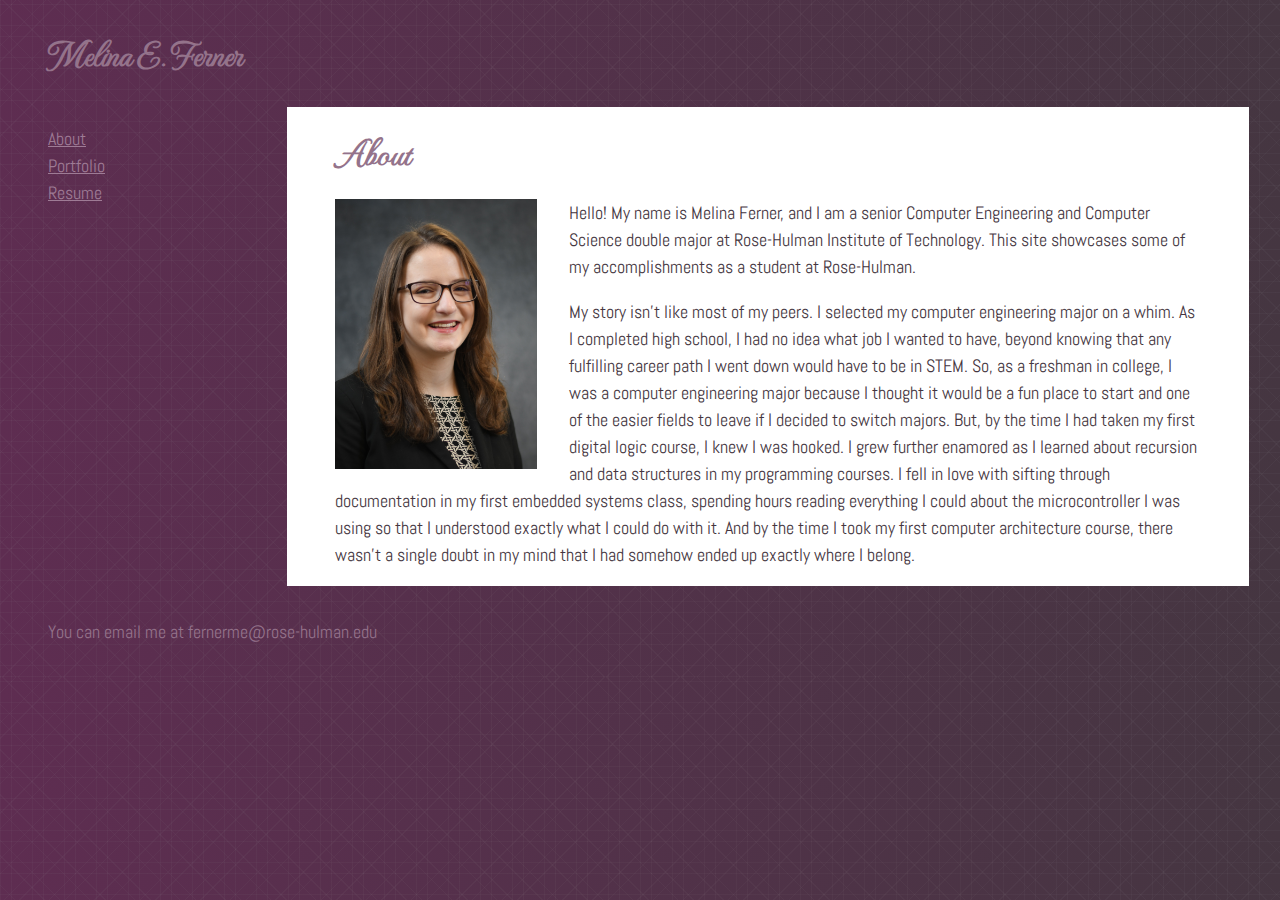
<file: index.html>
<!DOCTYPE html>
<html lang="en">

<head>
    <meta charset="utf-8" />
    <meta name="viewport" content="width=device-width, initial-scale=1" />
    <title>Melina Ferner</title>
    <link rel="stylesheet" href="styles/normalize.css" />
    <link rel="stylesheet" href="styles/main.css" />
    <!-- generated favicon with: https://favicon.io/favicon-generator/ -->
    <link rel="apple-touch-icon" sizes="180x180" href="images/favicon/apple-touch-icon.png">
    <link rel="icon" type="image/png" sizes="32x32" href="images/favicon/favicon-32x32.png">
    <link rel="icon" type="image/png" sizes="16x16" href="images/favicon/favicon-16x16.png">
    <link rel="manifest" href="images/favicon/site.webmanifest">
</head>

<body id="about" class="bgImage">
    <header>
        <h1>Melina E. Ferner</h1>
    </header>
    <nav>
        <ul>
            <li><a href="index.html">About</a></li>
            <li><a href="portfolio.html">Portfolio</a></li>
            <li><a href="resume.html">Resume</a></li>
        </ul>
    </nav>
    <main>
        <h1> About </h1>
        <img data-img-index="0" class="about-image" src="images/about/avatar.jpg"
            alt="Photo of Melina Ferner with a gray background">
        <img data-img-index="1" class="off-image about-image" src="images/about/grad.jpg"
            alt="Photo of Melina Ferner and some friends at graduation">
        <img data-img-index="2" class="off-image about-image" src="images/about/OOE.PNG"
            alt="Photo of Melina Ferner at the Order of the Engineer ceremony">
        <img data-img-index="3" class="off-image about-image" src="images/about/sibs.JPEG"
            alt="Photo of Melina Ferner and her siblings in Greece">


        <p>Hello! My name is Melina Ferner, and I am a senior Computer Engineering and Computer Science double major at
            Rose-Hulman Institute of Technology. This site showcases some of my accomplishments as a student at
            Rose-Hulman.</p>
        <p>My story isn't like most of my peers. I selected my computer engineering major on a whim. As I completed high
            school, I had no idea what job I
            wanted to have, beyond knowing that any fulfilling career path I went down would have to be in STEM. So, as
            a freshman in college, I was a computer engineering major because I thought it would be a fun place to start
            and one of the easier fields to leave if I decided to switch majors. But, by the time I had taken my first
            digital logic course, I knew I was hooked. I grew further enamored as I learned about recursion and data
            structures in my programming courses. I fell in love with sifting through documentation in my first embedded
            systems class, spending hours reading everything I could about the microcontroller I was using so that I
            understood exactly what I could do with it. And by the time I took my first computer architecture course,
            there wasn’t a single doubt in my mind that I had somehow ended up exactly where I belong.</p>
    </main>
    <footer>
        You can email me at fernerme@rose-hulman.edu
    </footer>
    <script src="scripts/main.js"></script>
</body>

</html>
</file>
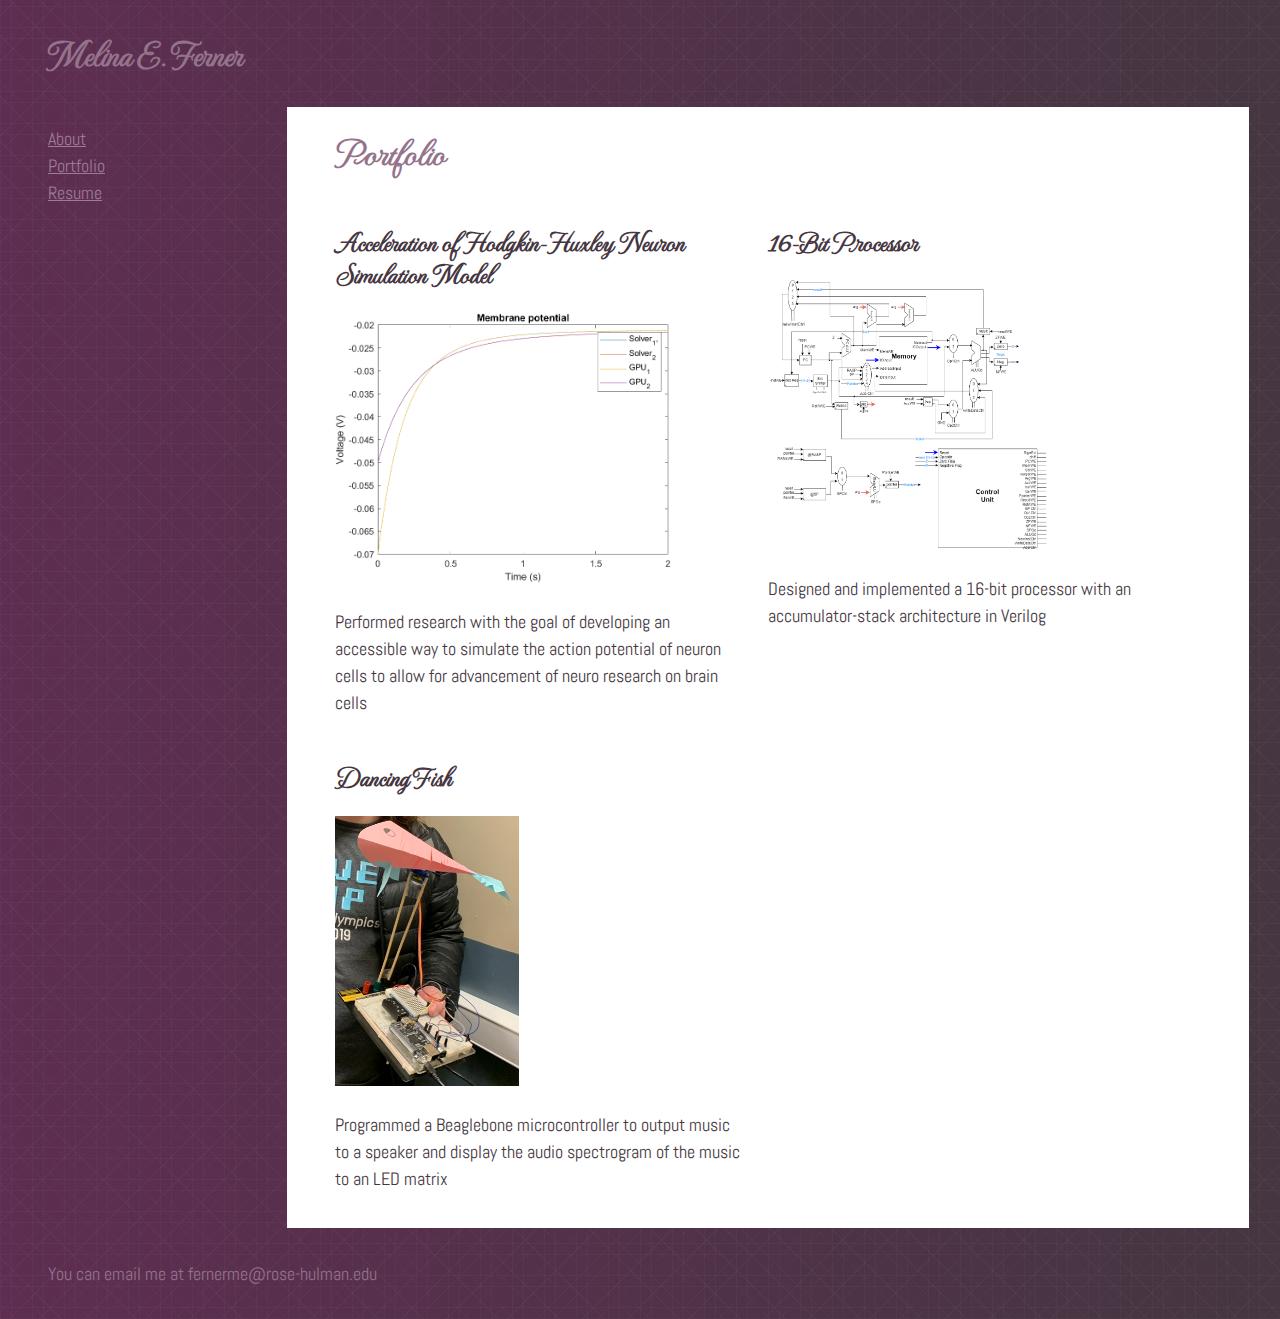
<file: portfolio.html>
<!DOCTYPE html>
<html lang="en">

<head>
    <meta charset="utf-8" />
    <meta name="viewport" content="width=device-width, initial-scale=1" />
    <title>Melina Ferner's Portfolio</title>
    <link rel="stylesheet" href="styles/normalize.css" />
    <link rel="stylesheet" href="styles/main.css" />
    <!-- generated favicon with: https://favicon.io/favicon-generator/ -->
    <link rel="apple-touch-icon" sizes="180x180" href="images/favicon/apple-touch-icon.png">
    <link rel="icon" type="image/png" sizes="32x32" href="images/favicon/favicon-32x32.png">
    <link rel="icon" type="image/png" sizes="16x16" href="images/favicon/favicon-16x16.png">
    <link rel="manifest" href="images/favicon/site.webmanifest">
</head>

<body id="portfolio" class="bgImage">
    <header>
        <h1>Melina E. Ferner</h1>
    </header>
    <nav>
        <ul>
            <li><a href="index.html">About</a></li>
            <li><a href="portfolio.html">Portfolio</a></li>
            <li><a href="resume.html">Resume</a></li>
        </ul>
    </nav>
    <main>
        <h1>Portfolio</h1>
        <ul id="portfolioItems">
            <li>
                <h2>Acceleration of Hodgkin-Huxley Neuron Simulation Model</h2>
                <img src="images/portfolio/HH.png">
                <p>Performed research with the goal of developing an accessible way to simulate the action potential of
                    neuron cells to allow for advancement of neuro research on brain cells</p>
            </li>

            <li>
                <h2>16-Bit Processor</h2>
                <img src="images/portfolio/datapath.png">
                <p>Designed and implemented a 16-bit processor with an accumulator-stack architecture in Verilog</p>
            </li>

            <li>
                <h2>Dancing Fish</h2>
                <img src="images/portfolio/fish.jpg">
                <p>Programmed a Beaglebone microcontroller to output music to a speaker and display the audio
                    spectrogram of the music to an LED matrix</p>
            </li>

            <!-- <li>
                <h2><a href="#">Project Name</a></h2>
                <img src="images/portfolio/project03.png">
                <p>Nulla et tincidunt elit, et placerat sem. Vestibulum eu dui ligula. Vestibulum scelerisque, tortor
                    non dapibus volutpat, dui quam mattis felis, id molestie sem augue id ligula. In hac habitasse
                    platea dictumst. Etiam eget ex at odio fermentum pellentesque non vel turpis. Donec leo arcu,
                    iaculis vel mi at, consequat cursus lacus.</p>
            </li> -->
        </ul>
    </main>
    <footer>
        You can email me at fernerme@rose-hulman.edu
    </footer>
    <script src="scripts/main.js"></script>
</body>

</html>
</file>
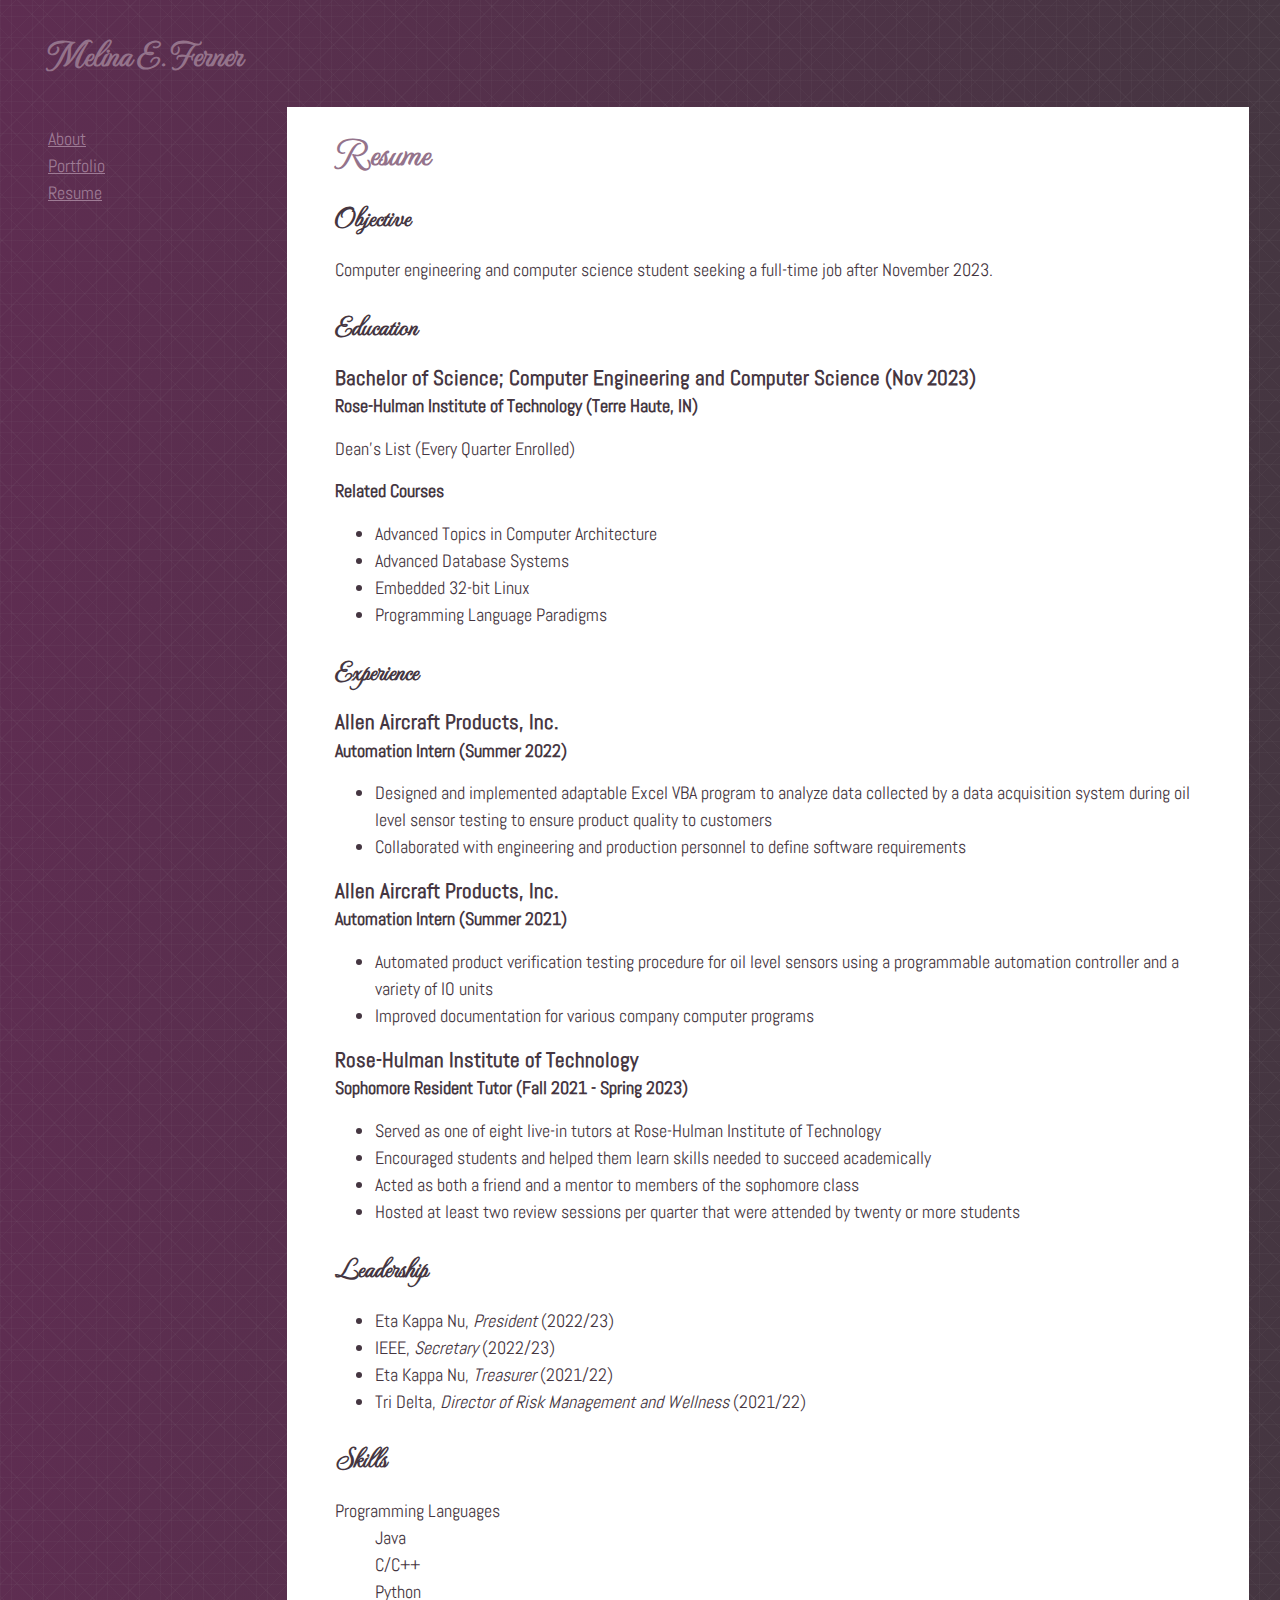
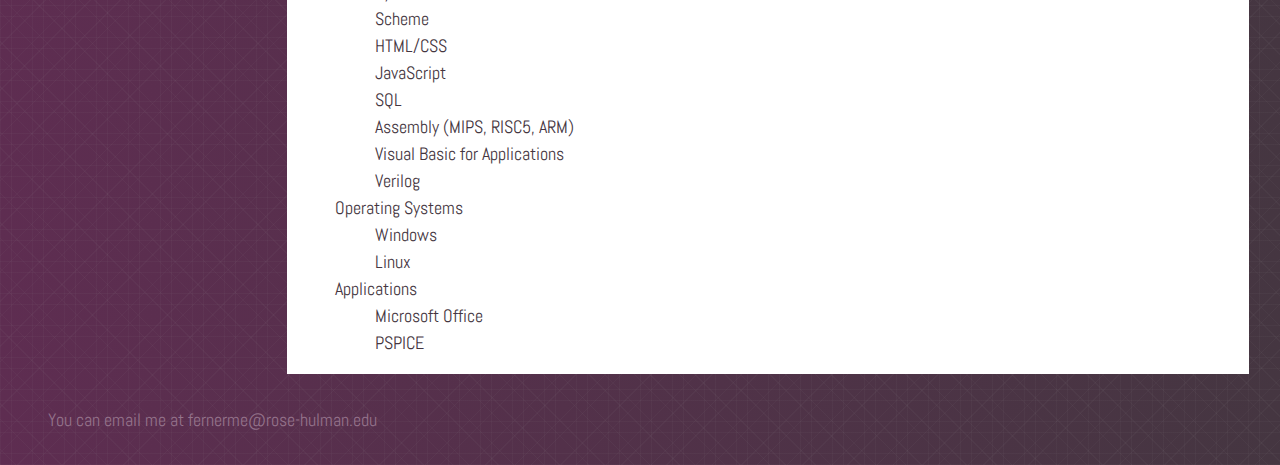
<file: resume.html>
<!DOCTYPE html>
<html lang="en">

<head>
    <meta charset="utf-8" />
    <meta name="viewport" content="width=device-width, initial-scale=1" />
    <title>Melina Ferner's Resume</title>
    <link rel="stylesheet" href="styles/normalize.css" />
    <link rel="stylesheet" href="styles/main.css" />
    <!-- generated favicon with: https://favicon.io/favicon-generator/ -->
    <link rel="apple-touch-icon" sizes="180x180" href="images/favicon/apple-touch-icon.png">
    <link rel="icon" type="image/png" sizes="32x32" href="images/favicon/favicon-32x32.png">
    <link rel="icon" type="image/png" sizes="16x16" href="images/favicon/favicon-16x16.png">
    <link rel="manifest" href="images/favicon/site.webmanifest">
</head>

<body id="resume" class="bgImage">
    <header>
        <h1>Melina E. Ferner</h1>
    </header>
    <nav>
        <ul>
            <li><a href="index.html">About</a></li>
            <li><a href="portfolio.html">Portfolio</a></li>
            <li><a href="resume.html">Resume</a></li>
        </ul>
    </nav>
    <main>
        <h1>Resume</h1>
        <h2>Objective</h2>
        <p>Computer engineering and computer science student seeking a full-time job after November 2023.</p>
        <h2>Education</h2>
        <h3><span class="degreeName">Bachelor of Science; Computer Engineering and Computer Science (Nov 2023)</span><h3></h3>
        <h4>Rose-Hulman Institute of Technology (Terre Haute, IN)</h4>
        <p>Dean's List (Every Quarter Enrolled)</p>
        <h4>Related Courses</h4>
        <ul>
            <li>Advanced Topics in Computer Architecture</li>
            <li>Advanced Database Systems</li>
            <li>Embedded 32-bit Linux</li>
            <li>Programming Language Paradigms</li>
        </ul>

        <h2>Experience</h2>
        <h3>Allen Aircraft Products, Inc.</h3>
        <h4>Automation Intern (Summer 2022)</h4>
        <ul>
            <li>Designed and implemented adaptable Excel VBA program to analyze data collected by a data acquisition system during oil level sensor testing to ensure product quality to customers</li>
            <li>Collaborated with engineering and production personnel to define software requirements</li>
        </ul>

        <h3>Allen Aircraft Products, Inc.</h3>
        <h4>Automation Intern (Summer 2021)</h4>
        <ul>
            <li>Automated product verification testing procedure for oil level sensors using a programmable automation controller and a variety of IO units</li>
            <li>Improved documentation for various company computer programs</li>
        </ul>

        <h3>Rose-Hulman Institute of Technology</h3>
        <h4>Sophomore Resident Tutor (Fall 2021 - Spring 2023)</h4>
        <ul>
            <li>Served as one of eight live-in tutors at Rose-Hulman Institute of Technology</li>
            <li>Encouraged students and helped them learn skills needed to succeed academically</li>
            <li>Acted as both a friend and a mentor to members of the sophomore class</li>
            <li>Hosted at least two review sessions per quarter that were attended by twenty or more students</li>
        </ul>

        <h2>Leadership</h2>
        <ul>
            <li>Eta Kappa Nu, <span class="leadership-position">President</span> (2022/23)</li>
            <li>IEEE, <span class="leadership-position">Secretary</span> (2022/23)</li>
            <li>Eta Kappa Nu, <span class="leadership-position">Treasurer</span> (2021/22)</li>
            <li>Tri Delta, <span class="leadership-position">Director of Risk Management and Wellness</span> (2021/22)
            </li>
        </ul>

        <h2>Skills</h2>
        <dl>
            <dt>Programming Languages</dt>
            <dd>Java</dd>
            <dd>C/C++</dd>
            <dd>Python</dd>
            <dd>Scheme</dd>
            <dd>HTML/CSS</dd>
            <dd>JavaScript</dd>
            <dd>SQL</dd>
            <dd>Assembly (MIPS, RISC5, ARM)</dd>
            <dd>Visual Basic for Applications</dd>
            <dd>Verilog</dd>
            <dt>Operating Systems</dt>
            <dd>Windows</dd>
            <dd>Linux</dd>
            <dt>Applications</dt>
            <dd>Microsoft Office</dd>
            <dd>PSPICE</dd>
        </dl>

    </main>
    <footer>
        You can email me at fernerme@rose-hulman.edu
    </footer>
    <script src="scripts/main.js"></script>
</body>

</html>
</file>
<file: styles/main.css>
/* @import url('https://fonts.googleapis.com/css2?family=Mea+Culpa&family=MonteCarlo&display=swap'); */
@import url('https://fonts.googleapis.com/css2?family=Abel&family=MonteCarlo&display=swap');

    /*The sexy colors in my color scheme:
        #94738B
        #91467D
        #DEADD1
    Used in background:
        #453641
        #5E2D51
    */

:root {
    --vertical-space: 2rem;
    --horizontal-space: 3rem;

    --body-color: #453641;
    --heading-color: #94738B;
    --body-heading-color: #5E2D51;
    --link-color: #9E7B95;
    --footer-color: #94738B;
    --link-hover-color: #DEADD1;
}

body {
    font-size: 18px;
    font-family: 'Abel', sans-serif;
    line-height: 1.5;
    display: grid;
    color: var(--body-color);
    grid-template-areas: "head head"
                        "nav nav"
                        "main main"
                        "foot foot";
    grid-template-columns: 1fr 4fr;
    grid-template-rows: auto auto 1fr auto;
}


body>* {
    padding-left: var(--horizontal-space);
    padding-right: var(--horizontal-space);
}

body>header {
    grid-area: head;
}

body>nav {
    grid-area: nav;
}

body>nav ul {
    list-style-type: none;
    padding: 0;
}

body>nav ul li {
    display: inline;
    padding-right: 1rem;
}

body>main {
    grid-area: main;
    background-color: white;
    margin-right: 3%;
    margin-left: 3%;
}

body>footer {
    grid-area: foot;
    color: var(--footer-color);
}

main>h1 {
    color: var(--heading-color);
}

h1, h2, h3, h4 {
    line-height: 1.2;
}

h1{
    font-family: 'MonteCarlo', cursive;
    color: var(--heading-color);
}

h2 {
    font-size: 1.5em;
    font-family: 'MonteCarlo', cursive;
    margin-top: 1em;
    color: var(--heading-body-color);
}

h3 {
    font-family: 'Abel', sans-serif;
    color: var(--body-color);
    margin-top: 0;
    margin-bottom: 0;
}

h4 {
    font-family: 'Abel', sans-serif;
    color: var(--body-color);
    margin-top: 5px;
    margin-bottom: 0;
}

/* link stuff */
a {
    color: var(--link-color);
}

/* link when you hover */
a:hover {
    color: var(--link-hover-color);
}

body#about img {
    height: 15em;
}

body#about .off-image {
    display: none;
}

#portfolioItems img {
    height: auto;
    width: auto;
    max-height: 15em;
}

p {
    max-width: 50em;
}

header,
footer {
    padding-top: var(--vertical-space);
    padding-bottom: var(--vertical-space);
}

header h1,
footer h1 {
    margin: 0;
}

body#portfolio ul#portfolioItems {
    display: flex;
    flex-wrap: wrap;
    flex: 1;
    list-style-type: none;
    padding: 0;
}


body#portfolio ul#portfolioItems li img {
    max-width: 100%;
}


/* stolen from https://www.gradientmagic.com/collection/subtlegrid */
/* specifically: https://www.gradientmagic.com/collection/subtlegrid/gradient/1576443563838 */
.bgImage {
    background-image: repeating-linear-gradient(45deg, hsla(207,0%,63%,0.05) 0px, hsla(207,0%,63%,0.05) 1px,transparent 1px, transparent 11px,hsla(207,0%,63%,0.05) 11px, hsla(207,0%,63%,0.05) 12px,transparent 12px, transparent 32px),repeating-linear-gradient(0deg, hsla(207,0%,63%,0.05) 0px, hsla(207,0%,63%,0.05) 1px,transparent 1px, transparent 11px,hsla(207,0%,63%,0.05) 11px, hsla(207,0%,63%,0.05) 12px,transparent 12px, transparent 32px),repeating-linear-gradient(135deg, hsla(207,0%,63%,0.05) 0px, hsla(207,0%,63%,0.05) 1px,transparent 1px, transparent 11px,hsla(207,0%,63%,0.05) 11px, hsla(207,0%,63%,0.05) 12px,transparent 12px, transparent 32px),repeating-linear-gradient(90deg, hsla(207,0%,63%,0.05) 0px, hsla(207,0%,63%,0.05) 1px,transparent 1px, transparent 11px,hsla(207,0%,63%,0.05) 11px, hsla(207,0%,63%,0.05) 12px,transparent 12px, transparent 32px),linear-gradient(90deg, rgb(94,45,81),rgb(69,54,65));
}

.leadership-position {
    font-style: italic;
}



/* in-between screen (small enough to look ridiculous but not small enough to warrent mobile formatting)*/
@media (min-width: 30em) {
    body {
        grid-template-areas: "head head"
                                "nav main"
                                "foot foot";
        grid-template-rows: auto 1fr auto;
    }

    body#about img {
        /* padding-left: var(--vertical-space); */
        margin-right: var(--vertical-space);
    }

    body>main {
        grid-area: main;
        background-color: white;
        margin-right: 3%;
    }
    
}

/* medium to large screen */
@media (min-width: 40em) {
    body {
        grid-template-areas: "head head"
                                "nav main"
                                "foot foot";
        grid-template-rows: auto 1fr auto;
    }

    body>nav ul li {
        display: block;
    }

    body#about img {
        /* padding-left: var(--vertical-space); */
        float: left;
        display: inline;
        margin-right: var(--vertical-space);
    }

    body>main {
        grid-area: main;
        background-color: white;
        margin-right: 3%;
    }
}

/* this looked garbage when i left it with the 40em above so here we are */
@media (min-width: 50em) {

    body#portfolio ul#portfolioItems li {
        flex-basis: 47%;
        padding-right: 3%;
    }
    
}
</file>
